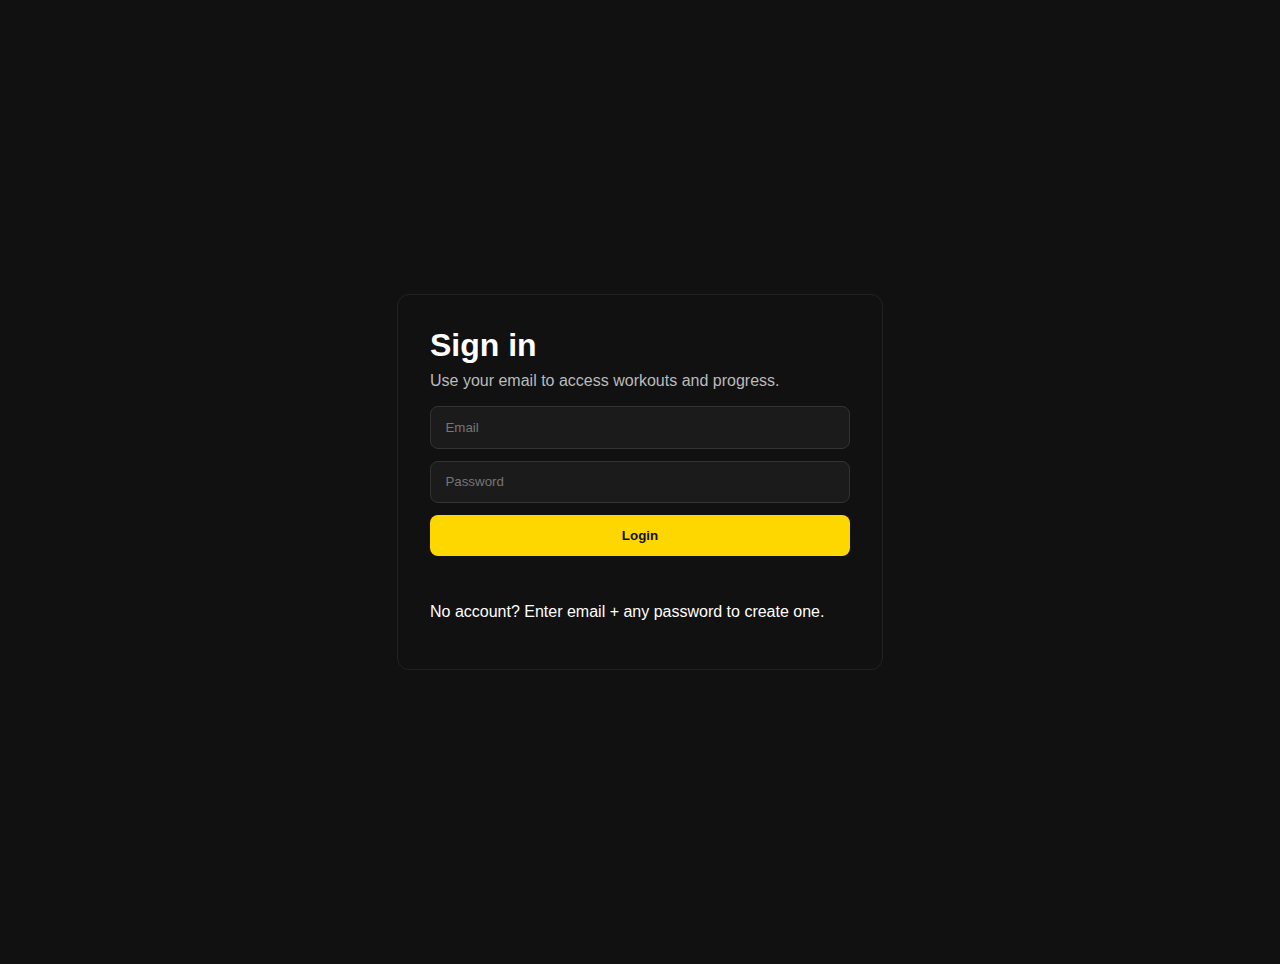
<file: account.html>
<!DOCTYPE html>
<html lang="en">
  <head>
    <meta charset="UTF-8" />
    <meta name="viewport" content="width=device-width, initial-scale=1.0" />
    <title>My Account</title>
    <link rel="stylesheet" href="styles.css" />
    <script defer src="script.js"></script>
  </head>
  <body>
    <div class="account-page">
      <div class="account-header">
        <h1>My Workouts</h1>
        <div class="account-actions">
          <a href="WORKOUTS.html" class="account-link">Browse Workouts</a>
          <button id="logoutBtn" class="auth-btn danger">Logout</button>
        </div>
      </div>

      <section class="tracker">
        <div class="tracker-header">
          <h2>Progress Tracker</h2>
          <div class="tracker-stats">
            <span id="statMonthCount">0</span> this month
          </div>
        </div>
        <form id="logForm" class="tracker-form" autocomplete="off">
          <input id="logDate" type="date" required />
          <input
            id="logTitle"
            type="text"
            placeholder="Workout name"
            required
          />
          <input
            id="logMetric"
            type="text"
            placeholder="Metric (e.g. 5km 24:10 / PB)"
          />
          <button type="submit" class="auth-btn">Log Session</button>
        </form>

        <div id="logMessage" class="auth-message"></div>

        <div id="logsEmpty" class="logs-empty" style="display: none">
          No logs yet. Log your first session above.
        </div>

        <div class="logs-table-wrap">
          <table class="logs-table" id="logsTable">
            <thead>
              <tr>
                <th>Date</th>
                <th>Workout</th>
                <th>Metric</th>
                <th></th>
              </tr>
            </thead>
            <tbody id="logsTbody"></tbody>
          </table>
        </div>
      </section>
    </div>
  </body>
</html>
</file>
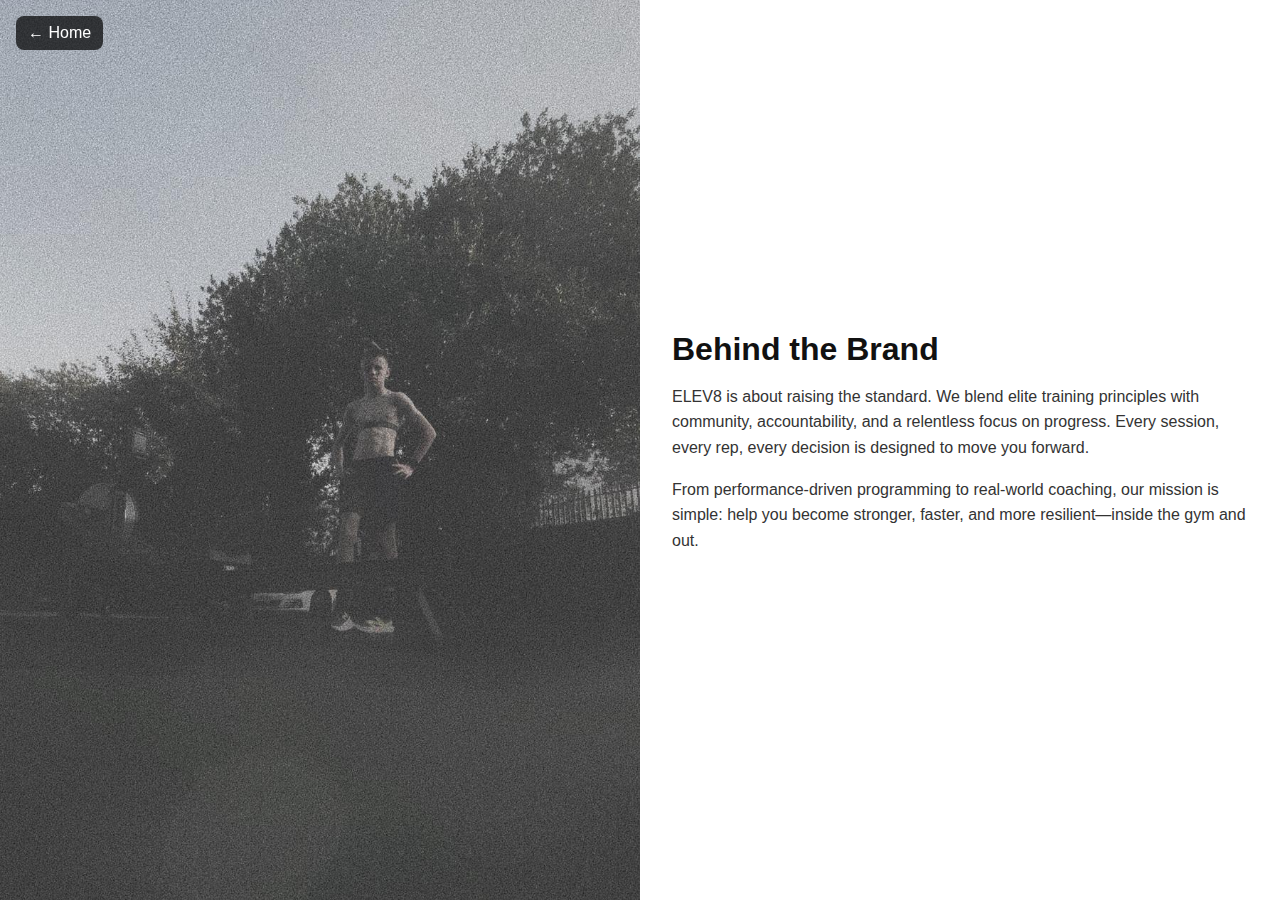
<file: BEHIND-BRAND.html>
<!DOCTYPE html>
<html lang="en">
  <head>
    <meta charset="UTF-8" />
    <meta name="viewport" content="width=device-width, initial-scale=1.0" />
    <title>Behind the Brand</title>
    <link rel="stylesheet" href="styles.css" />
    <script defer src="script.js"></script>
  </head>
  <body>
    <main class="brand-page">
      <a href="index.html" class="brand-back-btn" aria-label="Back to home"
        >← Home</a
      >
      <section class="brand-split">
        <div
          class="brand-image"
          style="background-image: url('grainphoto.jpg')"
        ></div>
        <div class="brand-content">
          <div class="brand-inner">
            <h1>Behind the Brand</h1>
            <p>
              ELEV8 is about raising the standard. We blend elite training
              principles with community, accountability, and a relentless focus
              on progress. Every session, every rep, every decision is designed
              to move you forward.
            </p>
            <p>
              From performance-driven programming to real-world coaching, our
              mission is simple: help you become stronger, faster, and more
              resilient—inside the gym and out.
            </p>
          </div>
        </div>
      </section>
    </main>
  </body>
</html>
</file>
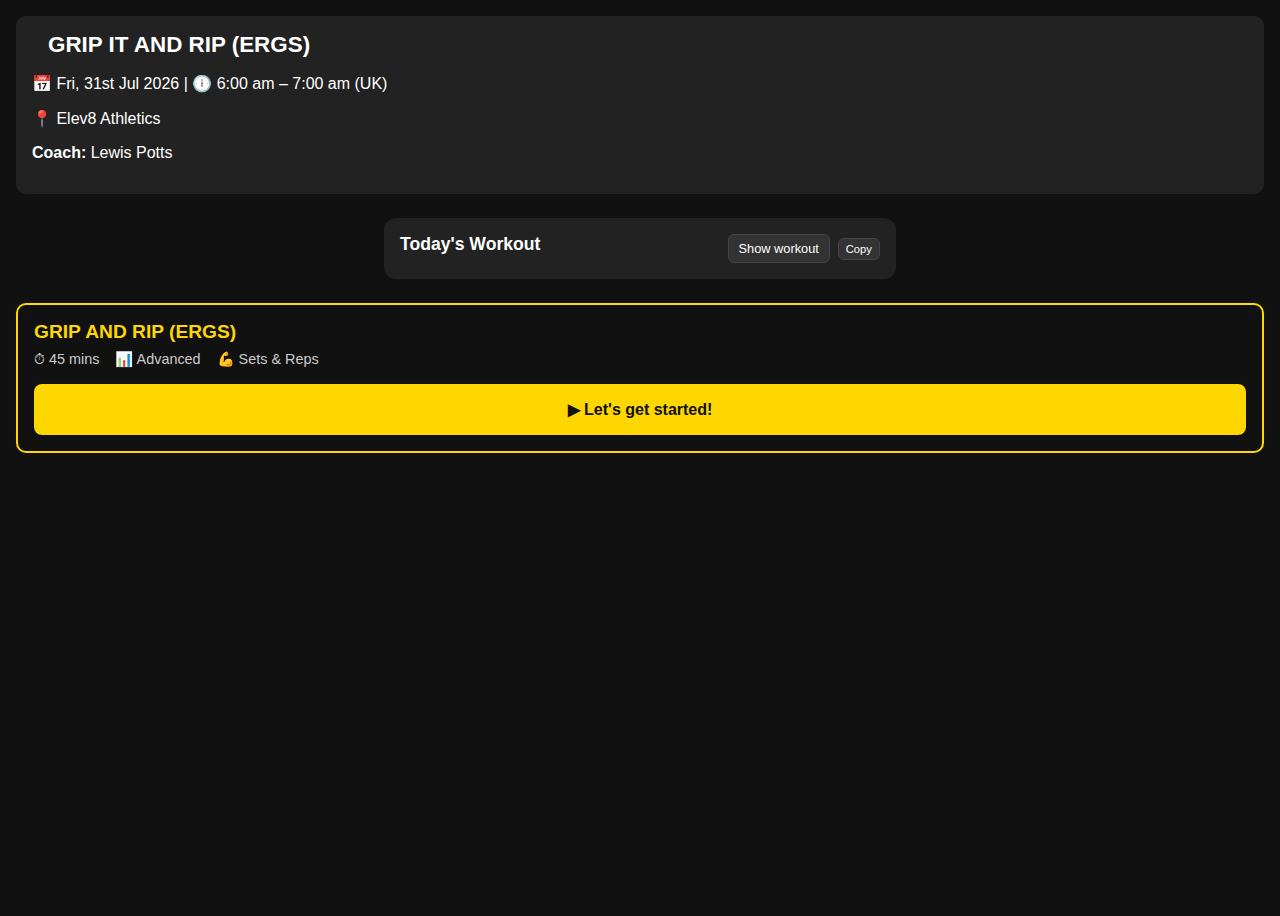
<file: GRIP-RIP.html>
<!DOCTYPE html>
<html lang="en">
  <head>
    <meta charset="UTF-8" />
    <meta name="viewport" content="width=device-width, initial-scale=1.0" />
    <title>Workout Detail</title>
    <link rel="stylesheet" href="styles.css" />
    <script defer src="script.js"></script>
  </head>
  <body>
    <!-- Session Info -->
    <div class="session-detail">
      <h2 id="workout-title">GRIP IT AND RIP (ERGS)</h2>
      <p>📅 <span id="friday-date"></span> | 🕕 6:00 am – 7:00 am (UK)</p>
      <p>📍 Elev8 Athletics</p>
      <p><strong>Coach:</strong> Lewis Potts</p>
    </div>

    <!-- Workout Details Card (collapsible + copy) -->
    <div class="workout-detail" id="workoutDetail">
      <div class="workout-title-row">
        <h2>Today's Workout</h2>
        <div class="title-actions">
          <button
            class="toggle-btn"
            id="toggleWorkoutBtn"
            aria-expanded="false"
            aria-controls="workoutTextWrapper"
          >
            Show workout
          </button>
          <button
            class="copy-btn"
            id="copyWorkoutBtn"
            aria-label="Copy workout"
          >
            Copy
          </button>
        </div>
      </div>
      <div id="workoutTextWrapper" class="collapsible">
        <div id="workoutText">
          <p><strong>Engine Builder</strong></p>
          <ul>
            <li>BikeErg 5 min easy spin</li>
            <li>Row 2 x 500m @ steady pace, rest 1:30</li>
          </ul>
          <p><strong>Main Set</strong></p>
          <ul>
            <li>10 rounds: 250m SkiErg + 250m Row, rest 45s</li>
          </ul>
          <p><strong>Cool Down</strong></p>
          <ul>
            <li>5 min easy mixed erg</li>
          </ul>
        </div>
      </div>
    </div>

    <!-- Class Workout -->
    <div class="class-card">
      <h3>GRIP AND RIP (ERGS)</h3>
      <div class="class-info">
        <span>⏱ 45 mins</span>
        <span>📊 Advanced</span>
        <span>💪 Sets & Reps</span>
      </div>
      <button class="start-btn">▶ Let's get started!</button>
    </div>
  </body>
</html>
</file>
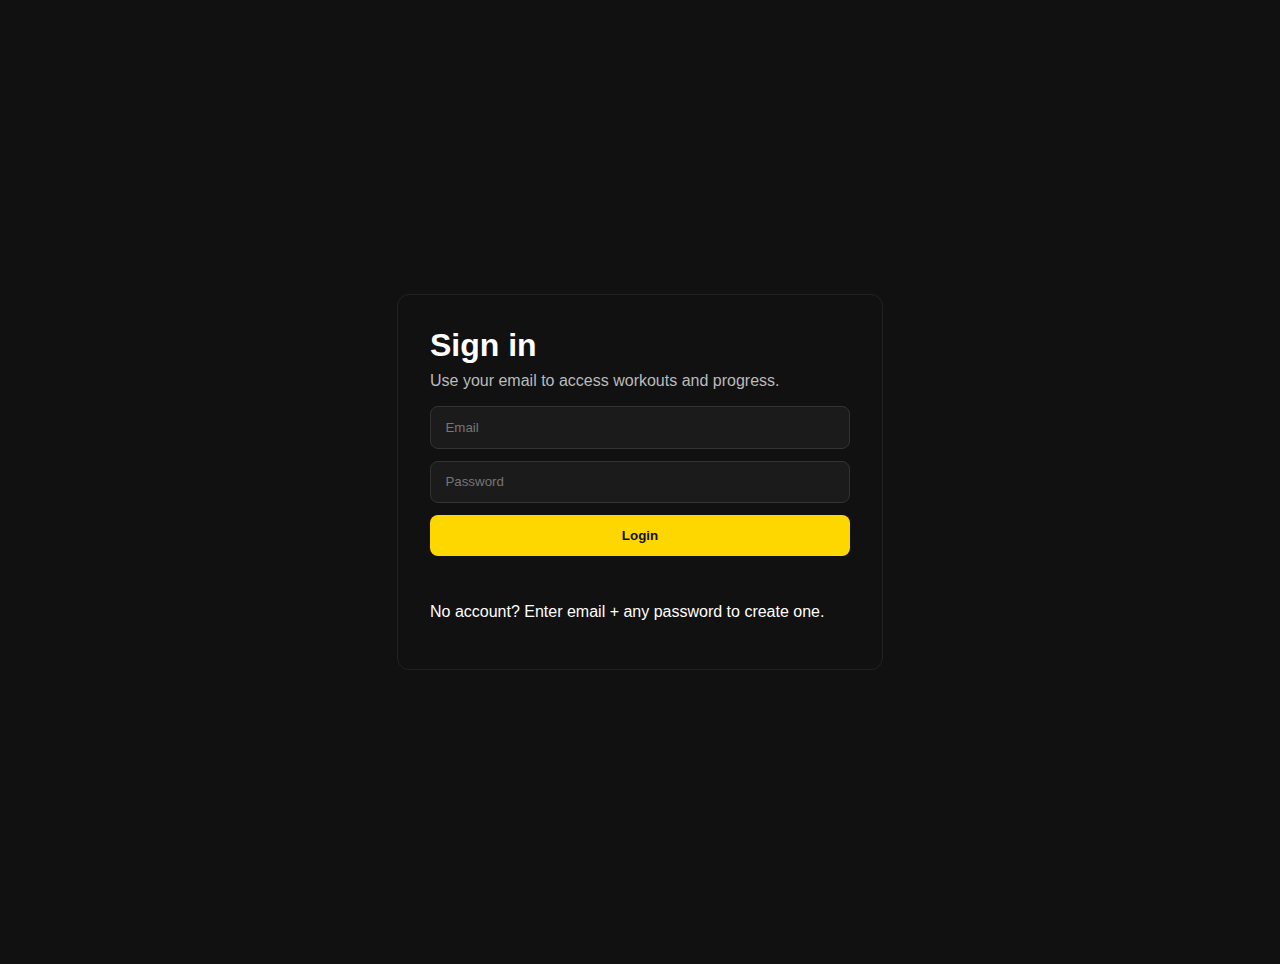
<file: login.html>
<!DOCTYPE html>
<html lang="en">
  <head>
    <meta charset="UTF-8" />
    <meta name="viewport" content="width=device-width, initial-scale=1.0" />
    <title>Login</title>
    <link rel="stylesheet" href="styles.css" />
    <script defer src="script.js"></script>
  </head>
  <body>
    <div class="auth-page">
      <div class="auth-card">
        <h1>Sign in</h1>
        <p class="auth-sub">Use your email to access workouts and progress.</p>
        <form id="loginForm" class="auth-form" novalidate>
          <input type="email" id="authEmail" placeholder="Email" required />
          <input
            type="password"
            id="authPassword"
            placeholder="Password"
            required
          />
          <button type="submit" class="auth-btn">Login</button>
        </form>
        <div id="authMessage" class="auth-message" aria-live="polite"></div>
        <p class="auth-hint">
          No account? Enter email + any password to create one.
        </p>
      </div>
    </div>
  </body>
</html>
</file>
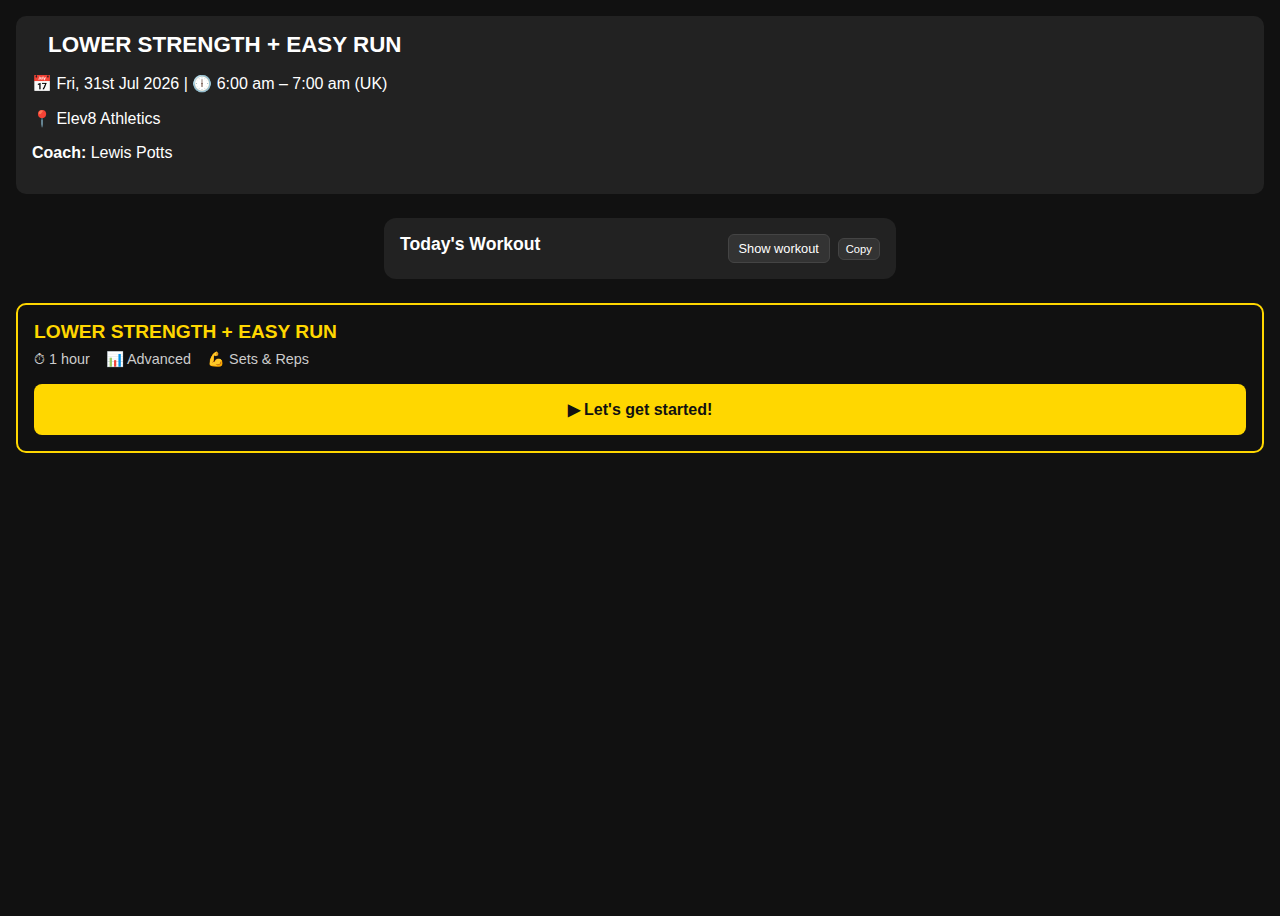
<file: lower-easy-run.html>
<!DOCTYPE html>
<html lang="en">
  <head>
    <meta charset="UTF-8" />
    <meta name="viewport" content="width=device-width, initial-scale=1.0" />
    <title>Workout Detail</title>
    <link rel="stylesheet" href="styles.css" />
    <script defer src="script.js"></script>
  </head>
  <body>
    <!-- Session Info -->
    <div class="session-detail">
      <h2 id="workout-title">LOWER STRENGTH + EASY RUN</h2>
      <p>📅 <span id="friday-date"></span> | 🕕 6:00 am – 7:00 am (UK)</p>
      <p>📍 Elev8 Athletics</p>
      <p><strong>Coach:</strong> Lewis Potts</p>
    </div>

    <!-- Workout Details Card (collapsible + copy) -->
    <div class="workout-detail" id="workoutDetail">
      <div class="workout-title-row">
        <h2>Today's Workout</h2>
        <div class="title-actions">
          <button
            class="toggle-btn"
            id="toggleWorkoutBtn"
            aria-expanded="false"
            aria-controls="workoutTextWrapper"
          >
            Show workout
          </button>
          <button
            class="copy-btn"
            id="copyWorkoutBtn"
            aria-label="Copy workout"
          >
            Copy
          </button>
        </div>
      </div>
      <div id="workoutTextWrapper" class="collapsible">
        <div id="workoutText">
          <p><strong>Warm-up</strong></p>
          <ul>
            <li>5–7 min mixed cardio + shoulder prep</li>
            <li>
              2 rounds: 10 band pull-aparts, 10 scap push-ups, 10 PVC
              pass-throughs
            </li>
          </ul>
          <p><strong>Strength – Push</strong></p>
          <p><strong>Strength – Lower Body</strong></p>
          <ul>
            <li>Squats</li>
            <li>Deadlifts</li>
            <li>Split Squats</li>
            <li>Lunges</li>
            <li>Step-Ups</li>
            <li>Calves</li>
          </ul>

          <p><strong>Run</strong></p>
          <ul>
            <li>Easy run @ 4:50–5:15/km (Zone 2)</li>
          </ul>

          <p><strong>Notes</strong></p>
          <ul>
            <li>Keep this session smooth — focus on form and recovery.</li>
          </ul>
        </div>
      </div>
    </div>

    <!-- Class Workout -->
    <div class="class-card">
      <h3>LOWER STRENGTH + EASY RUN</h3>
      <div class="class-info">
        <span>⏱ 1 hour</span>
        <span>📊 Advanced</span>
        <span>💪 Sets & Reps</span>
      </div>
      <button class="start-btn">▶ Let's get started!</button>
    </div>
  </body>
</html>
</file>
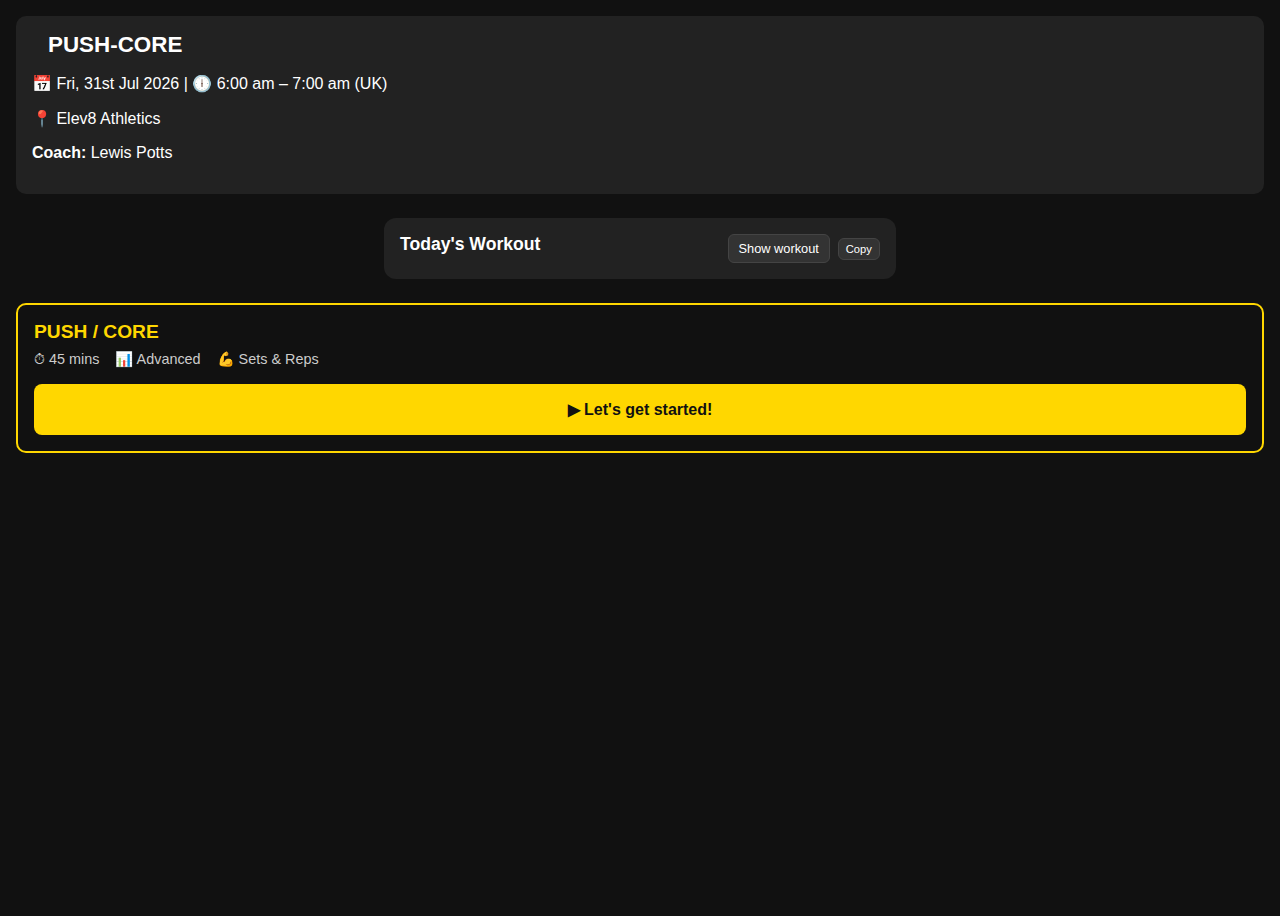
<file: PUSH-CORE.html>
<!DOCTYPE html>
<html lang="en">
  <head>
    <meta charset="UTF-8" />
    <meta name="viewport" content="width=device-width, initial-scale=1.0" />
    <title>Workout Detail</title>
    <link rel="stylesheet" href="styles.css" />
    <script defer src="script.js"></script>
  </head>
  <body>
    <!-- Session Info -->
    <div class="session-detail">
      <h2 id="workout-title">PUSH-CORE</h2>
      <p>📅 <span id="friday-date"></span> | 🕕 6:00 am – 7:00 am (UK)</p>
      <p>📍 Elev8 Athletics</p>
      <p><strong>Coach:</strong> Lewis Potts</p>
    </div>

    <!-- Workout Details Card (collapsible + copy) -->
    <div class="workout-detail" id="workoutDetail">
      <div class="workout-title-row">
        <h2>Today's Workout</h2>
        <div class="title-actions">
          <button
            class="toggle-btn"
            id="toggleWorkoutBtn"
            aria-expanded="false"
            aria-controls="workoutTextWrapper"
          >
            Show workout
          </button>
          <button
            class="copy-btn"
            id="copyWorkoutBtn"
            aria-label="Copy workout"
          >
            Copy
          </button>
        </div>
      </div>
      <div id="workoutTextWrapper" class="collapsible">
        <div id="workoutText">
          <p><strong>Warm-up</strong></p>
          <ul>
            <li>5–7 min mixed cardio + shoulder prep</li>
            <li>
              2 rounds: 10 band pull-aparts, 10 scap push-ups, 10 PVC
              pass-throughs
            </li>
          </ul>
          <p><strong>Strength – Push</strong></p>
          <ul>
            <li>Barbell Bench Press 5 x 5 @ 75–80%, 2–3 min rest</li>
            <li>Incline DB Press 3 x 10, 60–90s rest</li>
            <li>Seated DB Shoulder Press 3 x 10, 60–90s rest</li>
          </ul>
          <p><strong>Accessory</strong></p>
          <ul>
            <li>Superset x3: 12 Cable Flyes + 12 Triceps Rope Pushdowns</li>
          </ul>
          <p><strong>Core Circuit</strong></p>
          <ul>
            <li>
              3 rounds (60s work / 15s rest): Hollow Hold, Dead Bug, Side Plank
              L/R
            </li>
          </ul>
          <p><strong>Finisher</strong></p>
          <ul>
            <li>EMOM 6: 10 Push-ups + 20s Plank (scale reps as needed)</li>
          </ul>
        </div>
      </div>
    </div>

    <!-- Class Workout -->
    <div class="class-card">
      <h3>PUSH / CORE</h3>
      <div class="class-info">
        <span>⏱ 45 mins</span>
        <span>📊 Advanced</span>
        <span>💪 Sets & Reps</span>
      </div>
      <button class="start-btn">▶ Let's get started!</button>
    </div>
  </body>
</html>
</file>
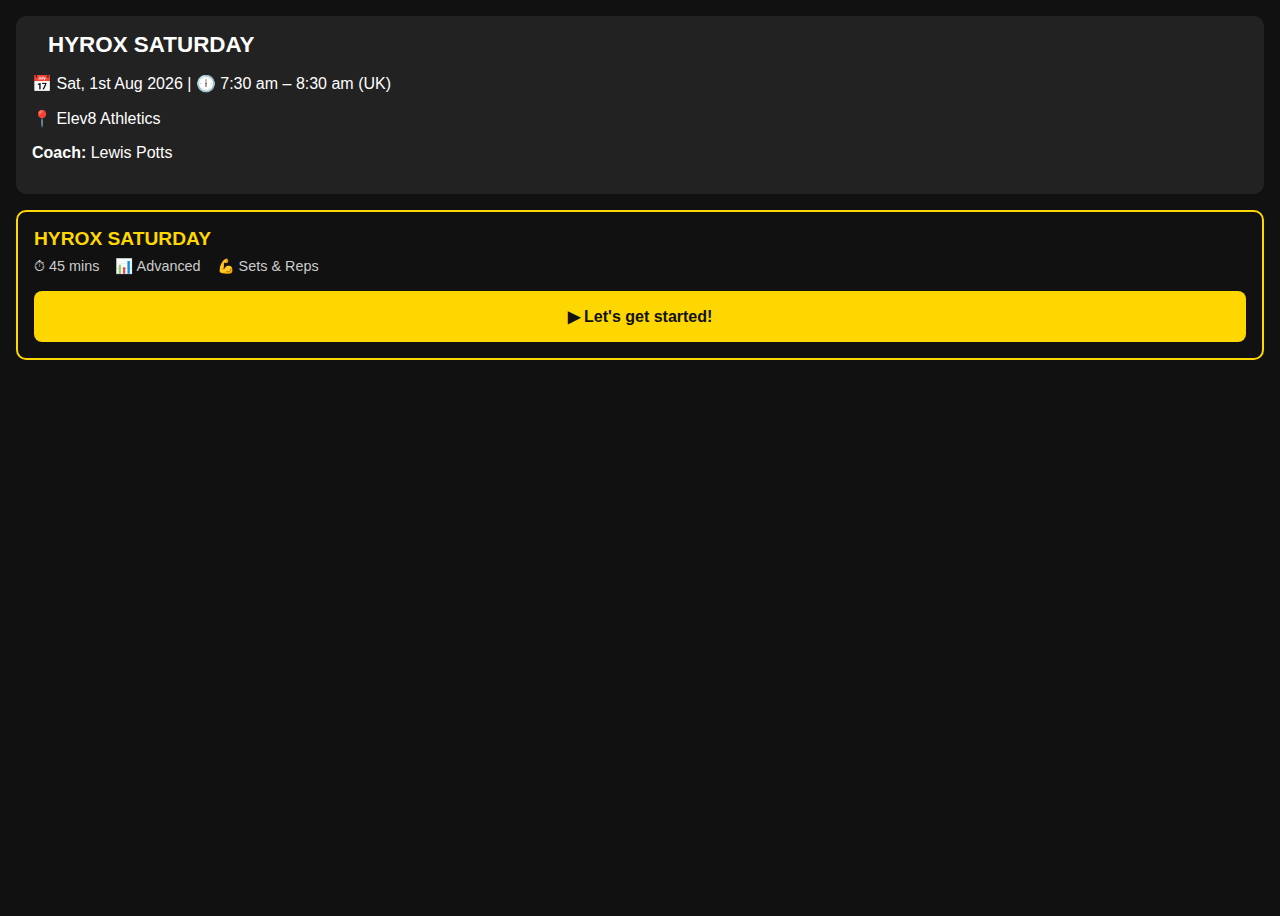
<file: SATURDAY-HYROX.HTML>
<!DOCTYPE html>
<html lang="en">
  <head>
    <meta charset="UTF-8" />
    <meta name="viewport" content="width=device-width, initial-scale=1.0" />
    <title>Workout Detail</title>
    <link rel="stylesheet" href="styles.css" />
    <script defer src="script.js"></script>
  </head>
  <body>
    <!-- Session Info -->
    <div class="session-detail">
      <h2 id="workout-title">HYROX SATURDAY</h2>
      <p>📅 <span id="saturday-date"></span> | 🕕 7:30 am – 8:30 am (UK)</p>
      <p>📍 Elev8 Athletics</p>
      <p><strong>Coach:</strong> Lewis Potts</p>
    </div>

    <!-- Class Workout -->
    <div class="class-card">
      <h3>HYROX SATURDAY</h3>
      <div class="class-info">
        <span>⏱ 45 mins</span>
        <span>📊 Advanced</span>
        <span>💪 Sets & Reps</span>
      </div>
      <button class="start-btn">▶ Let's get started!</button>
    </div>
  </body>
</html>
</file>
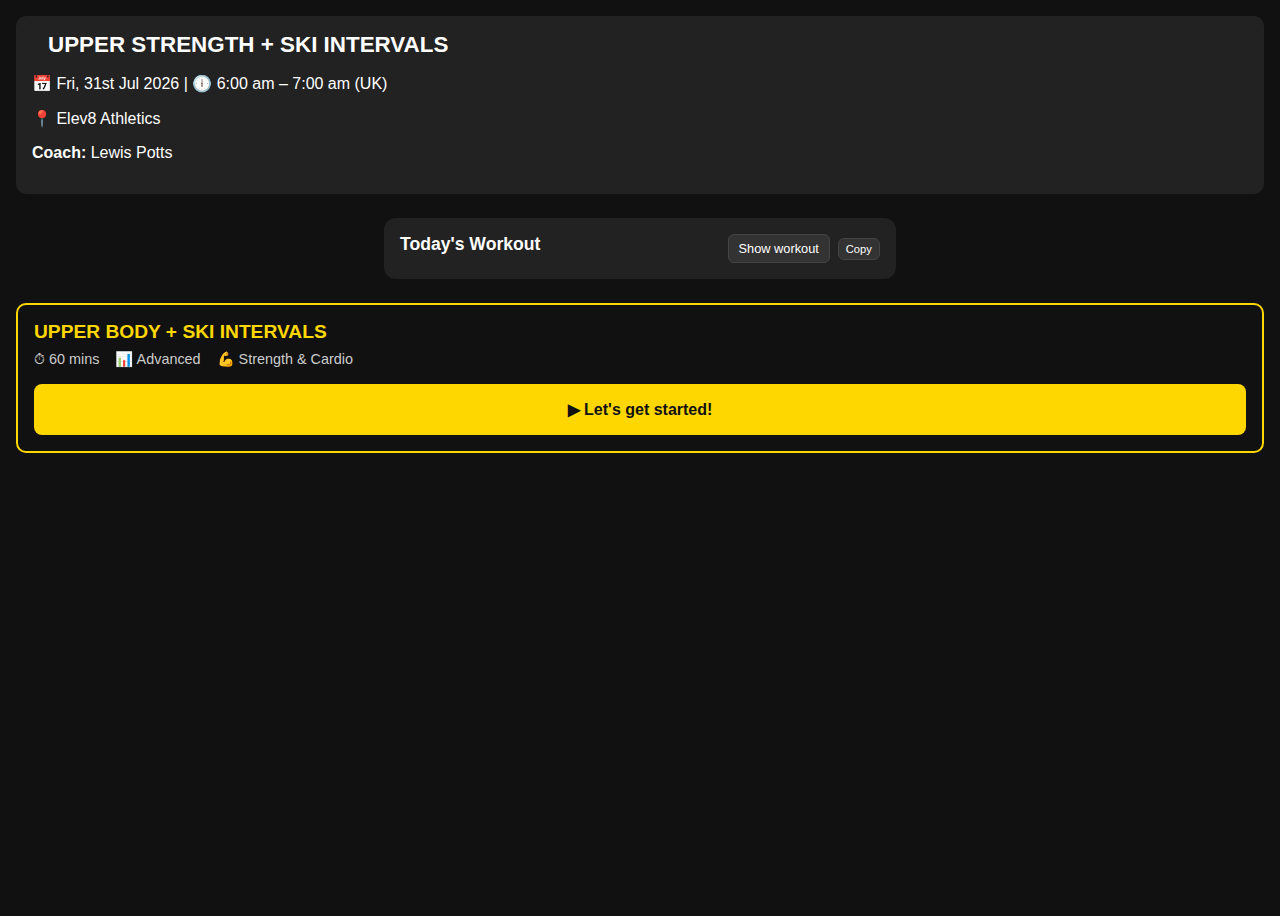
<file: upper-strength-ski.html>
<!DOCTYPE html>
<html lang="en">
  <head>
    <meta charset="UTF-8" />
    <meta name="viewport" content="width=device-width, initial-scale=1.0" />
    <title>Workout Detail</title>
    <link rel="stylesheet" href="styles.css" />
    <script defer src="script.js"></script>
  </head>
  <body>
    <div class="session-detail">
      <h2 id="workout-title">UPPER STRENGTH + SKI INTERVALS</h2>
      <p>📅 <span id="friday-date"></span> | 🕕 6:00 am – 7:00 am (UK)</p>
      <p>📍 Elev8 Athletics</p>
      <p><strong>Coach:</strong> Lewis Potts</p>
    </div>
    <!-- Workout Details Card (collapsible + copy) -->
    <div class="workout-detail" id="workoutDetail">
      <div class="workout-title-row">
        <h2>Today's Workout</h2>
        <div class="title-actions">
          <button
            class="toggle-btn"
            id="toggleWorkoutBtn"
            aria-expanded="false"
            aria-controls="workoutTextWrapper"
          >
            Show workout
          </button>
          <button
            class="copy-btn"
            id="copyWorkoutBtn"
            aria-label="Copy workout"
          >
            Copy
          </button>
        </div>
      </div>
      <div id="workoutTextWrapper" class="collapsible">
        <div id="workoutText">
          <p><strong>Warm-up</strong></p>
          <ul>
            <li>5–7 min mixed cardio + shoulder prep</li>
            <li>
              2 rounds: 10 band pull-aparts, 10 scap push-ups, 10 PVC
              pass-throughs
            </li>
          </ul>
          <p><strong>Strength – Upper Body</strong></p>
          <ul>
            <li>Bench Press 5×5 @ 75–80%</li>
            <li>Incline DB Press 3×10</li>
            <li>OHP 3×10</li>
            <li>Pull-Ups 3×Max</li>
            <li>Rows 3×12</li>
            <li>Face Pulls 3×15</li>
          </ul>
          <p><strong>Intervals – Ski</strong></p>
          <ul>
            <li>6×500m @ 2:25 pace, 90s rest (Weeks 1–3)</li>
          </ul>
          <p><strong>Notes</strong></p>
          <ul>
            <li>Maintain good posture and breathing during Ski intervals.</li>
          </ul>
        </div>
      </div>
    </div>
    <div class="class-card">
      <h3>UPPER BODY + SKI INTERVALS</h3>
      <div class="class-info">
        <span>⏱ 60 mins</span>
        <span>📊 Advanced</span>
        <span>💪 Strength & Cardio</span>
      </div>
      <button class="start-btn">▶ Let's get started!</button>
    </div>
  </body>
</html>
</file>
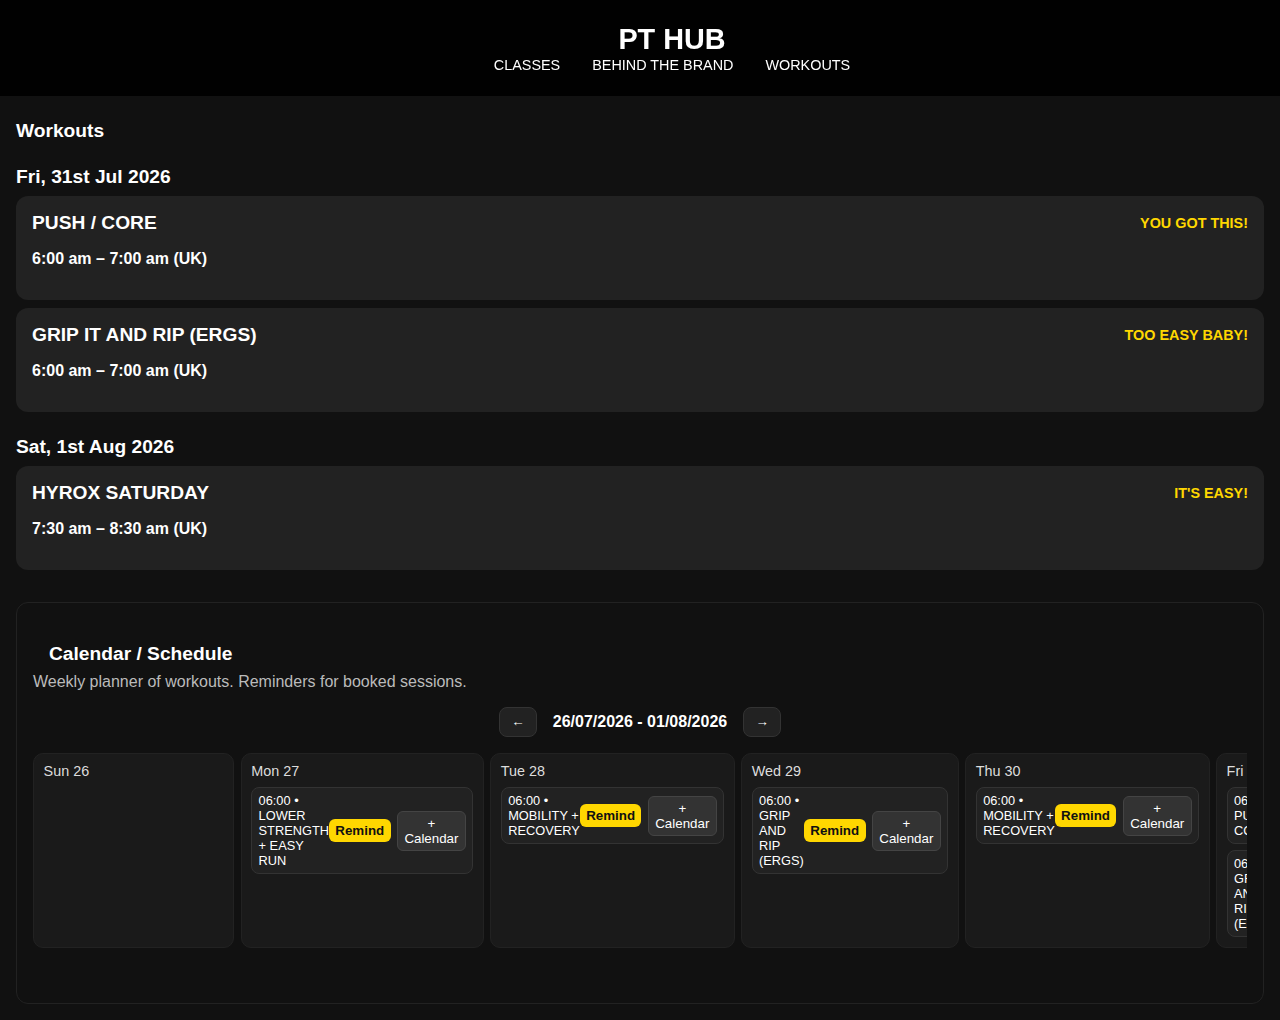
<file: WORKOUTS.html>
<!DOCTYPE html>
<html lang="en">
  <head>
    <meta charset="UTF-8" />
    <meta name="viewport" content="width=device-width, initial-scale=1.0" />
    <title>Workout Detail</title>
    <link
      rel="stylesheet"
      href="https://cdnjs.cloudflare.com/ajax/libs/font-awesome/6.5.0/css/all.min.css"
    />
    <link rel="stylesheet" href="styles.css" />
    <script defer src="script.js"></script>
  </head>
  <body>
    <!-- Navbar -->
    <nav id="navbar">
      <div class="nav-icons left">
        <i class="fa-solid fa-bars" id="hamburger"></i>
      </div>
      <div class="nav-center">
        <a href="index.html" class="logo">PT HUB</a>
        <ul class="nav-links" id="mobileNavLinks">
          <li><a href="#">CLASSES</a></li>
          <li><a href="#">BEHIND THE BRAND</a></li>
          <li><a href="WORKOUTS.html">WORKOUTS</a></li>
        </ul>
      </div>
    </nav>

    <!-- Workout Sessions -->
    <div class="main-content">
      <h2>Workouts</h2>

      <!-- Dynamic dates will auto-update -->
      <h2><span id="friday-date"></span></h2>
      <div
        class="session-card"
        onclick="window.location.href='PUSH-CORE.html?name=PUSH-CORE'"
      >
        <div class="card-header">
          <h3>PUSH / CORE</h3>
          <span class="spaces">YOU GOT THIS!</span>
        </div>
        <p><strong>6:00 am – 7:00 am (UK)</strong></p>
      </div>

      <div class="session-card">
        <a href="GRIP-RIP.html?name=GRIP AND RIP (ERGS)">
          <div class="card-header">
            <h3>GRIP IT AND RIP (ERGS)</h3>
            <span class="spaces">TOO EASY BABY!</span>
          </div>
          <p><strong>6:00 am – 7:00 am (UK)</strong></p>
        </a>
      </div>

      <h2><span id="saturday-date"></span></h2>
      <div
        class="session-card"
        onclick="window.location.href='SATURDAY-HYROX.html?name=HYROX SATURDAY'"
      >
        <div class="card-header">
          <h3>HYROX SATURDAY</h3>
          <span class="spaces">IT'S EASY!</span>
        </div>
        <p><strong>7:30 am – 8:30 am (UK)</strong></p>
      </div>

      <!-- Calendar / Schedule -->
      <section class="schedule" id="schedule">
        <h2>Calendar / Schedule</h2>
        <p class="schedule-sub">
          Weekly planner of workouts. Reminders for booked sessions.
        </p>
        <div class="week-controls">
          <button id="prevWeek" class="week-btn" aria-label="Previous week">←</button>
          <div id="weekLabel" class="week-label"></div>
          <button id="nextWeek" class="week-btn" aria-label="Next week">→</button>
        </div>
        <div id="weekGrid" class="week-grid"></div>
        <div id="reminderToast" class="reminder-toast" aria-live="polite"></div>
      </section>
    </div>
  </body>
</html>
</file>
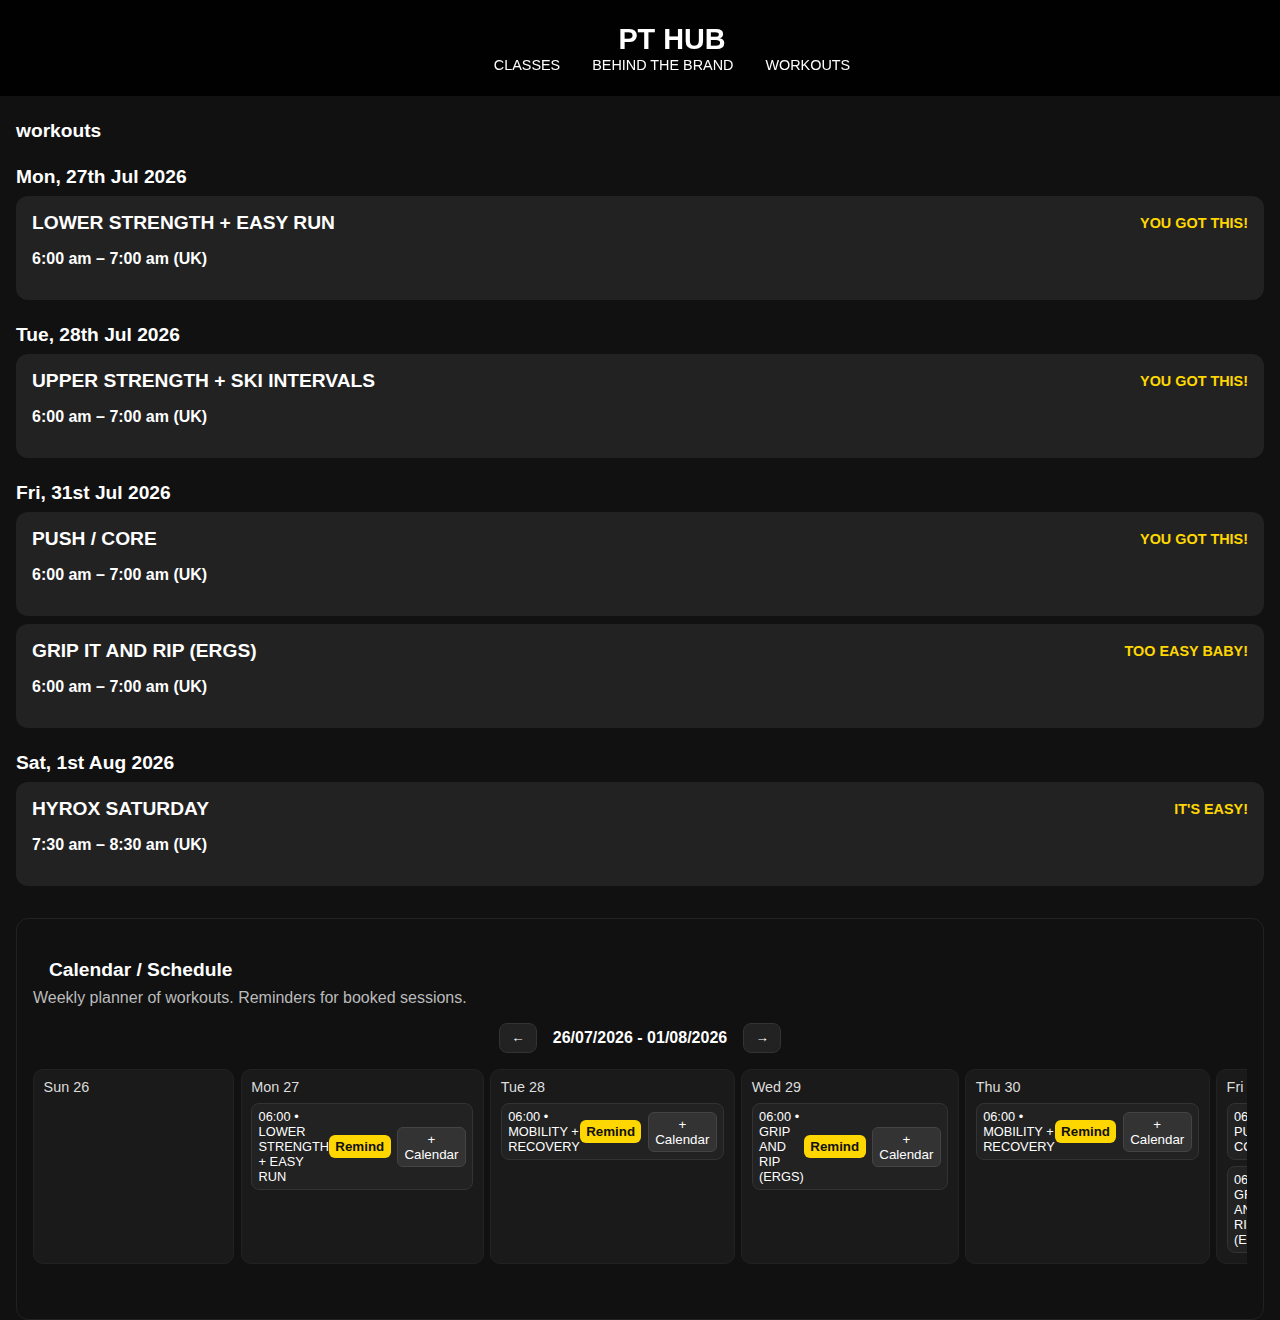
<file: workouts.html>
<!DOCTYPE html>
<html lang="en">
  <head>
    <meta charset="UTF-8" />
    <meta name="viewport" content="width=device-width, initial-scale=1.0" />
    <title>Workout Detail</title>
    <link
      rel="stylesheet"
      href="https://cdnjs.cloudflare.com/ajax/libs/font-awesome/6.5.0/css/all.min.css"
    />
    <link rel="stylesheet" href="styles.css" />
    <script defer src="script.js"></script>
  </head>
  <body>
    <!-- Navbar -->
    <nav id="navbar">
      <!-- Left icons -->
      <div class="nav-icons left">
        <i class="fa-solid fa-bars" id="hamburger"></i>
        <!-- ... -->
      </div>

      <!-- Center logo + links -->
      <div class="nav-center">
        <a href="index.html" class="logo">PT HUB</a>
        <ul class="nav-links" id="mobileNavLinks">
          <li><a href="#">CLASSES</a></li>
          <li><a href="#">BEHIND THE BRAND</a></li>
          <li><a href="workouts.html">WORKOUTS</a></li>
        </ul>
      </div>
      <!-- ... -->
    </nav>

    <!-- Workout Sessions -->
    <div class="main-content">
      <h2>workouts</h2>

      <!-- monday date -->
      <h2><span id="monday-date"></span></h2>

      <div
        class="session-card"
        onclick="window.location.href='lower-easy-run.html?name=lower-easy-run'"
      >
        <div class="card-header">
          <h3>LOWER STRENGTH + EASY RUN</h3>
          <span class="spaces">YOU GOT THIS!</span>
        </div>
        <p><strong>6:00 am – 7:00 am (UK)</strong></p>
      </div>
      <!-- tuesday date -->
      <h2><span id="tuesday-date"></span></h2>

      <div
        class="session-card"
        onclick="window.location.href='upper-strength-ski.html?name=upper-strength-ski'"
      >
        <div class="card-header">
          <h3>UPPER STRENGTH + SKI INTERVALS</h3>
          <span class="spaces">YOU GOT THIS!</span>
        </div>
        <p><strong>6:00 am – 7:00 am (UK)</strong></p>
      </div>

      <!-- friday date -->
      <h2><span id="friday-date"></span></h2>

      <div
        class="session-card"
        onclick="window.location.href='PUSH-CORE.html?name=PUSH-CORE'"
      >
        <div class="card-header">
          <h3>PUSH / CORE</h3>
          <span class="spaces">YOU GOT THIS!</span>
        </div>
        <p><strong>6:00 am – 7:00 am (UK)</strong></p>
      </div>

      <div class="session-card">
        <a href="GRIP-RIP.html?name=GRIP AND RIP (ERGS)">
          <div class="card-header">
            <h3>GRIP IT AND RIP (ERGS)</h3>
            <span class="spaces">TOO EASY BABY!</span>
          </div>
          <p><strong>6:00 am – 7:00 am (UK)</strong></p>
        </a>
      </div>

      <!-- saturday date -->
      <h2><span id="saturday-date"></span></h2>

      <div
        class="session-card"
        onclick="window.location.href='SATURDAY-HYROX.html?name=HYROX SATURDAY'"
      >
        <div class="card-header">
          <h3>HYROX SATURDAY</h3>
          <span class="spaces">IT'S EASY!</span>
        </div>
        <p><strong>7:30 am – 8:30 am (UK)</strong></p>
      </div>

      <!-- Calendar / Schedule -->
      <section class="schedule" id="schedule">
        <h2>Calendar / Schedule</h2>
        <p class="schedule-sub">
          Weekly planner of workouts. Reminders for booked sessions.
        </p>
        <div class="week-controls">
          <button id="prevWeek" class="week-btn" aria-label="Previous week">
            ←
          </button>
          <div id="weekLabel" class="week-label"></div>
          <button id="nextWeek" class="week-btn" aria-label="Next week">
            →
          </button>
        </div>
        <div id="weekGrid" class="week-grid"></div>
        <div id="reminderToast" class="reminder-toast" aria-live="polite"></div>
      </section>
    </div>
  </body>
</html>
</file>
<file: styles.css>
/* Auth pages */
.auth-page,
.account-page {
  min-height: 100vh;
  display: flex;
  align-items: center;
  justify-content: center;
  padding: 2rem 1rem;
}

.auth-card {
  background: #111;
  border: 1px solid #222;
  border-radius: 12px;
  padding: 2rem;
  width: 100%;
  max-width: 420px;
}

.auth-card h1 {
  margin: 0 0 0.5rem 0;
}

.auth-sub {
  color: #bbb;
  margin: 0 0 1rem 0;
}

.auth-form {
  display: flex;
  flex-direction: column;
  gap: 0.75rem;
}

.auth-form input {
  background: #1b1b1b;
  border: 1px solid #333;
  border-radius: 8px;
  color: #fff;
  padding: 0.8rem 0.9rem;
}

.auth-btn {
  background: gold;
  color: #111;
  border: none;
  border-radius: 8px;
  padding: 0.8rem 1rem;
  font-weight: bold;
  cursor: pointer;
}

.auth-btn.danger {
  background: #d9534f;
  color: #fff;
}

.auth-message {
  margin-top: 0.75rem;
  min-height: 1.2em;
}

.account-header {
  width: 100%;
  max-width: 960px;
  display: flex;
  align-items: center;
  justify-content: space-between;
  margin-bottom: 1rem;
}

.account-actions {
  display: flex;
  gap: 0.75rem;
  align-items: center;
}

.account-link {
  color: #fff;
  text-decoration: none;
  border: 1px solid #444;
  border-radius: 8px;
  padding: 0.6rem 0.8rem;
}

.tracker {
  width: 100%;
  max-width: 960px;
  background: #111;
  border: 1px solid #222;
  border-radius: 12px;
  padding: 1rem;
}

.tracker-header {
  display: flex;
  justify-content: space-between;
  align-items: center;
}

.tracker-stats {
  color: #bbb;
}

.tracker-form {
  display: flex;
  flex-wrap: wrap;
  gap: 0.5rem;
  margin-bottom: 0.75rem;
}

.tracker-form input {
  background: #1b1b1b;
  border: 1px solid #333;
  border-radius: 8px;
  color: #fff;
  padding: 0.6rem 0.8rem;
}

.logs-table-wrap {
  overflow-x: auto;
}
.logs-table {
  width: 100%;
  border-collapse: collapse;
}
.logs-table th,
.logs-table td {
  border-bottom: 1px solid #222;
  padding: 0.6rem;
  text-align: left;
}
.logs-table th {
  color: #ddd;
}
.logs-table td {
  color: #fff;
}
.logs-empty {
  color: #bbb;
  margin-top: 0.5rem;
}
.log-del {
  background: transparent;
  color: #ff6b6b;
  border: 1px solid #333;
  border-radius: 6px;
  padding: 0.25rem 0.5rem;
  cursor: pointer;
}
/* Behind the Brand split layout */
.brand-page {
  margin-top: 0;
  background: #fff; /* ensure no dark edge shows below section */
}

.brand-split {
  display: grid;
  grid-template-columns: 1fr 1fr;
  height: 100vh; /* fill full viewport height */
}

.brand-image {
  background-size: cover;
  background-position: center;
}

.brand-content {
  background: #fff;
  color: #111;
  display: flex;
  align-items: center;
  justify-content: center;
}

.brand-inner {
  max-width: 640px;
  padding: 2rem;
}

.brand-inner h1 {
  margin: 0 0 1rem 0;
  font-size: 2rem;
}

.brand-inner p {
  line-height: 1.6;
  color: #333;
  margin: 0 0 1rem 0;
}

@media (max-width: 900px) {
  .brand-split {
    grid-template-columns: 1fr;
    grid-auto-rows: 50vh 50vh; /* fill viewport without bottom gap */
  }
}

/* Brand page back button */
.brand-back-btn {
  position: fixed;
  top: 16px;
  left: 16px;
  background: rgba(0, 0, 0, 0.7);
  color: #fff;
  text-decoration: none;
  padding: 0.5rem 0.75rem;
  border-radius: 8px;
  z-index: 1200;
  transition: background-color 0.2s ease, transform 0.15s ease;
}

.brand-back-btn:hover {
  background: rgba(0, 0, 0, 0.85);
  transform: translateY(-1px);
}
body {
  margin: 0;
  font-family: Arial, sans-serif;
  height: 100vh; /* for scroll demo */
  background: #111;
  color: #fff;
}

/* Navbar */
nav {
  position: fixed;
  top: 0;
  left: 0;
  width: 100%;
  display: grid;
  grid-template-columns: 1fr auto 1fr;
  align-items: center; /* Center items vertically */
  min-height: 64px; /* Ensures background covers all nav content */
  padding: 1rem 2rem;
  background: transparent;
  transition: background 0.3s ease;
  z-index: 1000;
}

/* Left & right icons */
.nav-icons {
  display: flex;
  gap: 1.5rem;
}

.nav-icons i {
  color: #fff;
  cursor: pointer;
  font-size: 1.2rem;
  transition: color 0.3s;
}

.nav-icons i:hover {
  color: #ddd;
}

/* Center section */
.nav-center {
  position: static;
  text-align: center;
}

/* Logo */
.logo {
  font-size: clamp(1.2rem, 3.5vw, 1.8rem);
  font-weight: bold;
  color: #fff;
  margin-bottom: 0.5rem;
  text-decoration: none;
}

/* Center the logo horizontally irrespective of side icons */
nav .logo {
  position: static;
  left: auto;
  top: auto;
  transform: none;
  z-index: auto;
  margin: 0;
  white-space: nowrap;
}

.logo:hover {
  text-decoration: none;
}

/* Links */
.nav-links {
  list-style: none;
  display: flex;
  gap: 2rem;
  margin: 0;
  padding: 0;
}

.nav-links li a {
  text-decoration: none;
  color: #fff;
  font-size: 0.9rem;
  transition: color 0.2s ease;
}

.nav-links li a:hover {
  color: #ddd !important;
  text-decoration: underline;
  text-underline-offset: 2px;
}

/* Ensure hover works when nav is scrolled (overrides !important color) */
nav.scrolled .nav-links li a:hover {
  color: #ddd !important;
}
nav.scrolled .logo:hover {
  color: #ddd !important;
}
nav.scrolled .nav-icons i:hover {
  color: #ddd !important;
}

/* Hover + Scroll Background */
nav:hover {
  background: rgba(0, 0, 0, 0.9);
}

nav.scrolled {
  background: #000;
}

/* When nav is scrolled, make text black */
nav.scrolled .nav-links li a,
nav.scrolled .logo,
nav.scrolled .nav-icons i {
  color: #fff !important;
}

/* Thin content section to show scroll effect ---------------------------------------------------------------*/
.content {
  height: 1.5vh;
  background: #222;
}

/* Split section and panels */
.split-section {
  display: grid;
  grid-template-columns: 1fr 1fr;
  height: 60vh;
}
.panel {
  background-position: center;
  position: relative;
  display: flex;
  align-items: center;
  justify-content: center;
  background-size: cover;
  overflow: hidden;
}
.panel::after {
  content: "";
  position: absolute;
  inset: 0;
  background: rgba(0, 0, 0, 0.4);
}
.panel-content {
  position: relative;
  text-align: center;
  z-index: 2;
}
.panel h2 {
  font-size: 2rem;
  font-weight: bold;
  margin: 0;
}
.panel a {
  display: inline-block;
  margin-top: 1rem;
  color: #fff;
  text-decoration: none;
  font-size: 1.5rem;
  transition: 0.3s;
}
.panel a:hover {
  transform: scale(1.2);
}
@media (max-width: 768px) {
  .split-section {
    grid-template-columns: 1fr;
    grid-template-rows: 1fr 1fr;
    height: auto;
  }
  .panel {
    min-height: 200px;
  }
}

/* Hero and content sections */
.hero {
  background: url("hero.jpg") center/cover no-repeat;
}
.content {
  min-height: 10vh;
  background: transparent;
}
footer {
  text-align: center;
  padding: 1rem 0;
  background: #111;
  color: #fff;
  margin-top: 2rem;
}

/* Hamburger icon only visible on mobile */
#hamburger {
  display: none;
  font-size: 2rem;
  cursor: pointer;
  font-weight: normal; /* Make hamburger less bold */
  opacity: 0.8; /* Optional: make it a bit lighter */
}

@media (max-width: 900px) {
  #hamburger {
    display: block;
    z-index: 1101;
  }

  /* Center nav section full width on mobile */
  .nav-center {
    width: 100%;
  }
  .nav-links {
    display: none;
    position: fixed;
    top: 0;
    right: 0;
    height: 100vh;
    width: 50vw;
    max-width: 320px;
    background: #000;
    flex-direction: column;
    justify-content: flex-start; /* Align links to top */
    align-items: flex-start;
    padding: 2rem 1rem; /* Reduce padding */
    gap: 1.5rem; /* Reduce gap between links */
    transform: translateX(100%);
    transition: transform 0.3s ease;
    z-index: 1100;
    box-shadow: -2px 0 10px rgba(0, 0, 0, 0.3);
  }
  .nav-links.open {
    display: flex;
    transform: translateX(0);
  }
  /* Hide nav links in navbar on mobile unless menu is open */
  .nav-center .nav-links:not(.open) {
    pointer-events: none;
  }
  /* Hide right icons when menu is open */
  .nav-links.open ~ .nav-icons.right {
    display: none;
  }
}

/* Hide nav links in navbar on mobile by default */
@media (max-width: 900px) {
  .nav-links {
    display: none;
    position: fixed;
    top: 0;
    right: 0;
    height: 100vh;
    width: 50vw;
    max-width: 320px;
    background: #000;
    flex-direction: column;
    justify-content: flex-start; /* Align links to top */
    align-items: flex-start;
    padding: 2rem 1rem; /* Reduce padding */
    gap: 1.5rem; /* Reduce gap between links */
    transform: translateX(100%);
    transition: transform 0.3s ease;
    z-index: 1100;
    box-shadow: -2px 0 10px rgba(0, 0, 0, 0.3);
  }
  .nav-links.open {
    display: flex;
    transform: translateX(0);
  }
  /* Hide nav links in navbar on mobile unless menu is open */
  .nav-center .nav-links:not(.open) {
    pointer-events: none;
  }
}

/* Workout Sessions Page Styles */

/* Base */
body {
  margin: 0;
  font-family: Arial, sans-serif;
  background: #111;
  color: #fff;
}

/* Tabs */
.tabs {
  display: flex;
  justify-content: center;
  gap: 0.5rem;
  margin: 1rem;
  flex-wrap: wrap;
}

.tabs button {
  flex: 1;
  min-width: 120px;
  padding: 0.8rem;
  border: none;
  cursor: pointer;
  font-weight: bold;
  background: #222;
  color: #fff;
  border-radius: 8px;
}

.tabs .active {
  background: #444;
}

/* Headings */
h2 {
  margin: 1.5rem 1rem 0.5rem;
  font-size: 1.2rem;
}

/* Session Cards */
.session-card {
  background: #222;
  padding: 1rem;
  margin: 0.5rem 1rem;
  border-radius: 12px;
  cursor: pointer;
  transition: background 0.2s;
}

.session-card a {
  display: block;
  color: inherit;
  text-decoration: none;
}

.session-card:hover {
  background: #333;
}

.card-header {
  display: flex;
  justify-content: space-between;
  align-items: center;
}

.session-card h3 {
  margin: 0;
  font-size: 1rem;
}

.session-card .spaces {
  font-weight: bold;
  color: gold;
  font-size: 0.9rem;
}

/* Workout Detail */
.workout-detail {
  max-width: 480px;
  margin: 1.5rem auto;
  padding: 1rem;
  background: #222;
  border-radius: 12px;
  position: relative;
}

.workout-detail h2 {
  margin: 0 0 0.5rem 0;
  font-size: 1.1rem;
}

/* Title + Toggle row */
.workout-title-row {
  display: flex;
  justify-content: space-between;
  align-items: center;
  gap: 0.75rem;
}

.title-actions {
  display: flex;
  align-items: center;
  gap: 0.5rem;
}

.toggle-btn {
  background: #333;
  color: #fff;
  border: 1px solid #444;
  border-radius: 6px;
  padding: 0.35rem 0.6rem;
  font-size: 0.8rem;
  cursor: pointer;
}

.toggle-btn:hover {
  background: #3a3a3a;
}

/* Collapsible wrapper */
.collapsible {
  overflow: hidden;
  transition: max-height 0.25s ease;
}

/* Darken card when expanded */
.workout-detail.expanded {
  background: #1c1c1c;
  transition: background 0.25s ease;
}

/* Copy button in workout detail */
.copy-btn {
  position: static;
  background: #333;
  color: #fff;
  border: 1px solid #444;
  border-radius: 6px;
  padding: 0.25rem 0.45rem;
  font-size: 0.7rem;
  cursor: pointer;
}

.copy-btn:hover {
  background: #3a3a3a;
}

/* Compact workout text */
.workout-detail p,
.workout-detail li {
  font-size: 0.9rem;
  line-height: 1.4;
}

.workout-detail ul {
  margin: 0.25rem 0 0.75rem 1rem;
  padding: 0;
}

.description {
  margin: 1rem 0;
  line-height: 1.5;
}

/* Buttons */
.buttons {
  display: flex;
  flex-direction: column;
  gap: 1rem;
}

.start,
.cancel {
  padding: 1rem;
  font-size: 1rem;
  border: none;
  border-radius: 8px;
  cursor: pointer;
}

.start {
  background: green;
  color: white;
}

.cancel {
  background: red;
  color: white;
}

/* Responsive */
@media (min-width: 600px) {
  .buttons {
    flex-direction: row;
  }

  .session-card h3 {
    font-size: 1.2rem;
  }
}

/* Session Detail */
.session-detail {
  background: #222;
  padding: 1rem;
  margin: 1rem;
  border-radius: 10px;
}

.session-detail h2 {
  margin-top: 0;
  font-size: 1.4rem;
}

.session-detail .spaces {
  color: gold;
  font-weight: bold;
}

/* Class Workout Card */
.class-card {
  border: 2px solid gold;
  border-radius: 10px;
  margin: 1rem;
  padding: 1rem;
  background: #111;
}

.class-card h3 {
  margin: 0 0 0.5rem 0;
  color: gold;
  font-size: 1.2rem;
}

.class-info {
  display: flex;
  flex-wrap: wrap;
  gap: 1rem;
  margin: 0.5rem 0 1rem 0;
  font-size: 0.9rem;
  color: #ccc;
}

.start-btn {
  width: 100%;
  padding: 1rem;
  font-size: 1rem;
  font-weight: bold;
  background: gold;
  color: #111;
  border: none;
  border-radius: 8px;
  cursor: pointer;
}

.start-btn:hover {
  background: #ffcf40;
}

/* Booking Status */
.status-card {
  background: #222;
  margin: 1rem;
  padding: 1rem;
  border-radius: 10px;
  text-align: center;
}

/* Schedule / Calendar */
.schedule {
  margin: 2rem 1rem;
  background: #111;
  border: 1px solid #222;
  border-radius: 12px;
  padding: 1rem;
}

.schedule-sub {
  color: #bbb;
  margin: 0 0 1rem 0;
}

.week-controls {
  display: flex;
  justify-content: center;
  align-items: center;
  gap: 1rem;
  margin-bottom: 1rem;
}

.week-btn {
  background: #222;
  color: #fff;
  border: 1px solid #333;
  border-radius: 8px;
  padding: 0.4rem 0.7rem;
  cursor: pointer;
}

.week-btn:hover {
  background: #2a2a2a;
}

.week-label {
  font-weight: bold;
  color: #fff;
}

.week-grid {
  display: flex;
  gap: 0.4rem;
  overflow-x: auto;
  overflow-y: hidden;
  -webkit-overflow-scrolling: touch;
  scroll-snap-type: x mandatory;
  padding-bottom: 0.5rem;
}

.day-card {
  background: #1a1a1a;
  border: 1px solid #222;
  border-radius: 10px;
  padding: 0.6rem;
  flex: 0 0 180px; /* show more cards at once */
  scroll-snap-align: start;
}

.day-header {
  display: flex;
  justify-content: space-between;
  align-items: center;
  margin-bottom: 0.5rem;
  color: #ddd;
  font-size: 0.9rem;
}

.day-sessions {
  display: flex;
  flex-direction: column;
  gap: 0.4rem;
}

.session-pill {
  display: flex;
  justify-content: space-between;
  align-items: center;
  background: #222;
  border: 1px solid #333;
  border-radius: 8px;
  padding: 0.3rem 0.4rem;
  font-size: 0.8rem;
}

.remind-btn {
  background: gold;
  color: #111;
  border: none;
  border-radius: 6px;
  padding: 0.25rem 0.4rem;
  font-weight: bold;
  cursor: pointer;
}

.addcal-btn {
  background: #333;
  color: #fff;
  border: 1px solid #444;
  border-radius: 6px;
  padding: 0.25rem 0.4rem;
  margin-left: 0.4rem;
  cursor: pointer;
}

.reminder-toast {
  margin-top: 0.75rem;
  color: #9eff9e;
  min-height: 1.2em;
}

.status-card h4 {
  margin: 0;
  color: #fff;
}

.status-card p {
  margin: 0.5rem 0;
  color: #bbb;
}

/* Responsive */
@media (min-width: 600px) {
  .class-info {
    justify-content: flex-start;
  }
}

.main-content {
  margin-top: 120px; /* Adjust as needed for spacing below navbar */
}

.session-card.hidden {
  display: none;
}

.footer-socials svg,
.footer-payments svg {
  transition: opacity 0.3s ease;
}

.footer-socials svg:hover,
.footer-payments svg:hover {
  opacity: 0.6;
}

/* Main Footer */
.main-footer {
  color: #fff;
  text-align: center;
  padding: 2rem 1rem;
  border-top: 0px solid #222;
}

/* Subscribe Section */
.subscribe {
  background: #fff;
  padding: 2rem 2rem;
  margin-top: 2rem;
  border-top: 1px solid #222;
  margin: 0%;
}

.subscribe-inner {
  max-width: 720px;
  margin: 0 auto;
  text-align: center;
  color: #111;
}

.subscribe h2 {
  margin: 0;
  font-size: 2.2rem; /* match panel h2 */
  color: #222;
  font-style: italic;
  font-family: "Franklin Gothic Medium", "Arial Narrow", Arial, sans-serif;
}

.subscribe p {
  margin: 0 0 1rem 0;
  color: #555;
}

.subscribe-form {
  display: flex;
  gap: 0.5rem;
  justify-content: center;
  align-items: center;
  flex-wrap: wrap;
}

.subscribe-form input[type="email"] {
  background: #fff;
  border: 1px solid #ccc;
  border-radius: 8px;
  color: #111;
  padding: 0.8rem 0.9rem;
  min-width: 260px;
  transition: border-color 0.2s ease, box-shadow 0.2s ease;
}

.subscribe-form input[type="email"]:hover {
  border-color: #999;
}

.subscribe-form input[type="email"]:focus {
  outline: none;
  border-color: #666;
  box-shadow: 0 0 0 3px rgba(0, 0, 0, 0.08);
}

.subscribe-btn {
  background: #000;
  color: #fff;
  border: 1px solid #000;
  border-radius: 8px;
  padding: 0.8rem 1rem;
  font-weight: bold;
  cursor: pointer;
  display: inline-flex;
  align-items: center;
  justify-content: center;
  transition: background-color 0.2s ease, transform 0.15s ease,
    box-shadow 0.2s ease;
}

.subscribe-btn:hover {
  background: #222;
  box-shadow: 0 4px 14px rgba(0, 0, 0, 0.15);
  transform: translateY(-1px);
}

.subscribe-btn:active {
  transform: translateY(0);
  box-shadow: 0 2px 8px rgba(0, 0, 0, 0.12);
}

.subscribe-btn:focus {
  outline: none;
  box-shadow: 0 0 0 3px rgba(0, 0, 0, 0.12);
}

.subscribe-message {
  margin-top: 0.75rem;
  font-size: 0.95rem;
  min-height: 1.2em;
}

/* Links */
.footer-links {
  display: flex;
  justify-content: center;
  flex-wrap: wrap;
  gap: 2rem;
  margin-bottom: 1.5rem;
}

.footer-links a {
  color: #fff;
  font-size: 0.9rem;
  text-decoration: none;
  transition: color 0.3s ease;
}

.footer-links a:hover {
  color: #999;
}

/* Socials */
.footer-socials {
  display: flex;
  justify-content: center;
  align-items: center;
  gap: 1.2rem;
  margin-bottom: 1.5rem;
}

.footer-socials .logo {
  font-size: 1.4rem;
  font-weight: bold;
}

.footer-socials img {
  width: 20px;
  height: 20px;
  filter: invert(1);
  transition: opacity 0.3s ease;
}

.footer-socials img:hover {
  opacity: 0.6;
}

/* Payment Logos */
.footer-payments {
  display: flex;
  justify-content: center;
  gap: 1rem;
  flex-wrap: wrap;
  margin-bottom: 1.5rem;
}

.footer-payments img {
  height: 30px;
}

/* Copyright */
.copyright {
  font-size: 0.8rem;
  color: #aaa;
}
</file>
